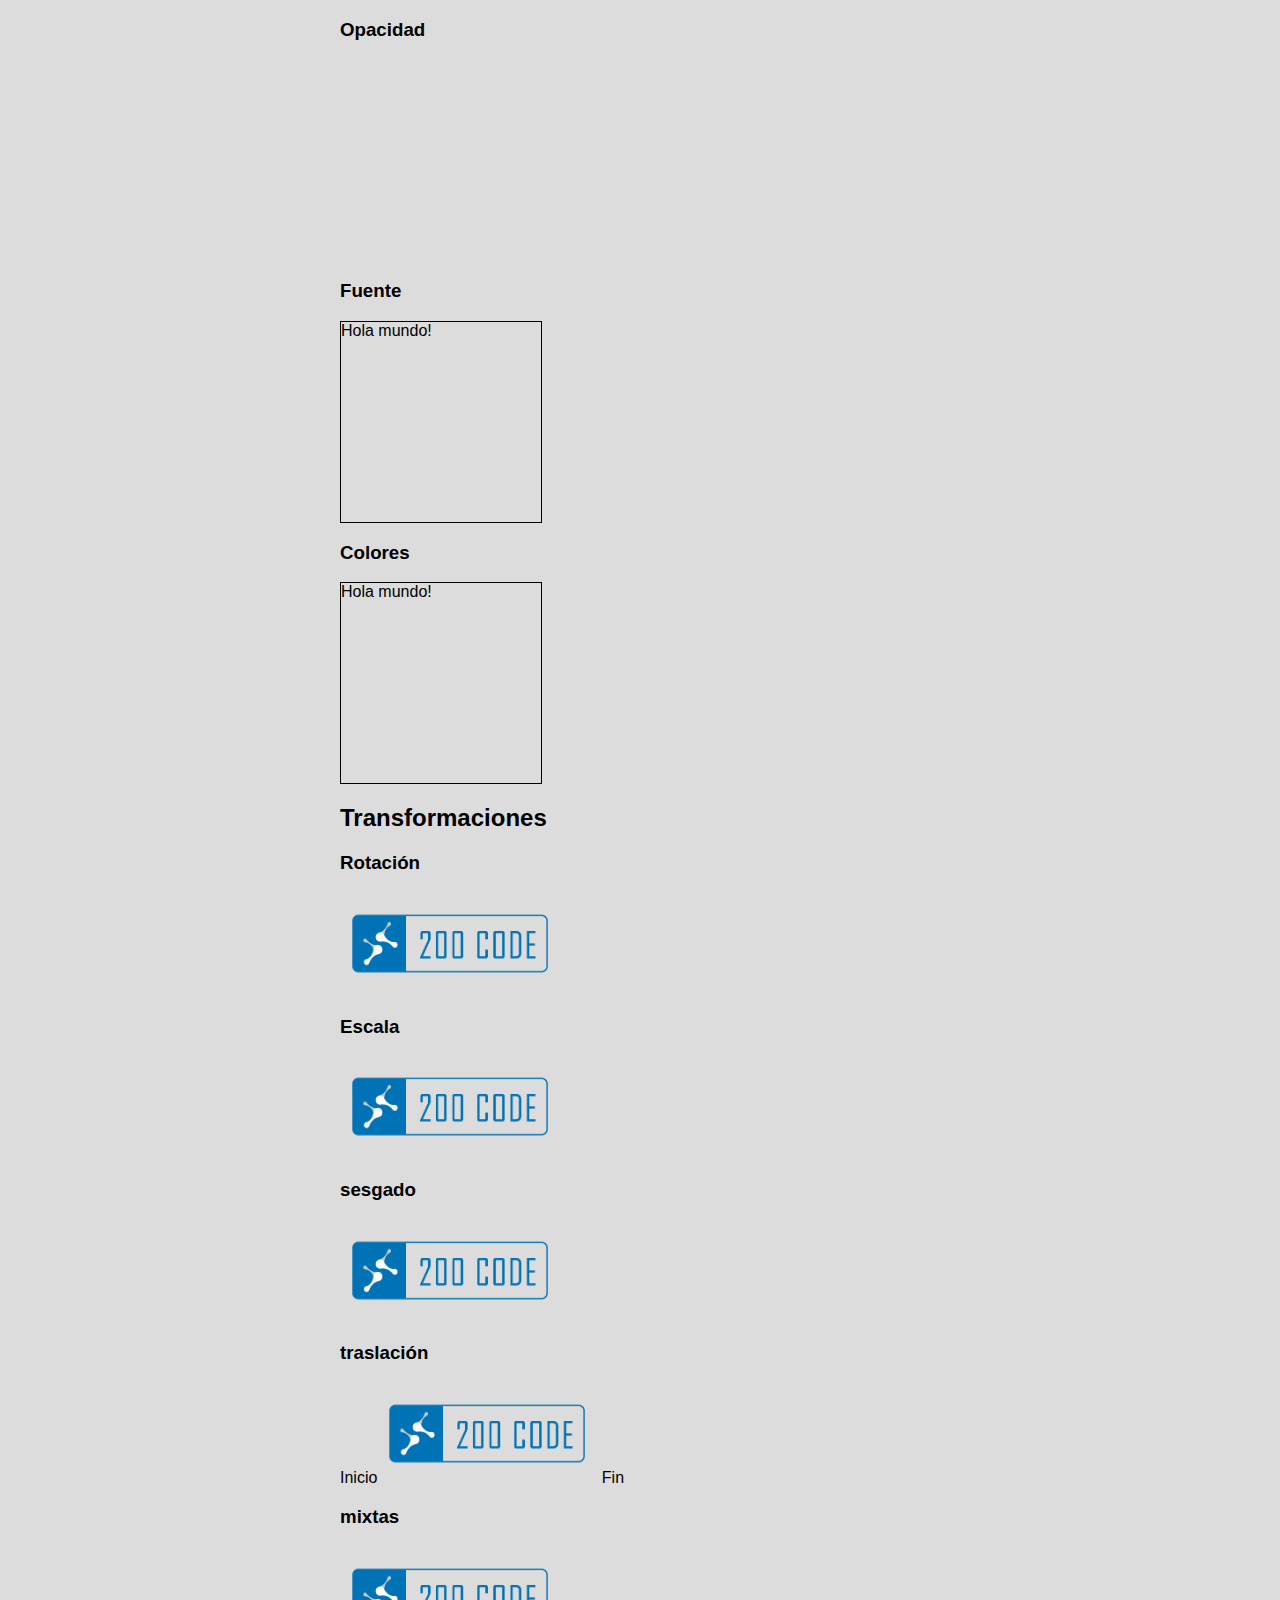
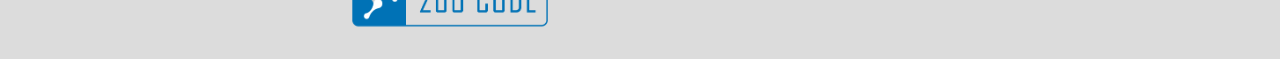
<file: index.html>
<!DOCTYPE html>
<html lang="en">
<head>
  <meta charset="UTF-8">
  <title>Transiciones</title>
  <link rel="stylesheet" href="css/transitions.css"/>
</head>
<body>
  <div class="contenedor">
    <h3>Opacidad</h3>
    <div class="transicion caja opacity">Hola mundo!</div>

    <h3>Fuente</h3>
    <div class="transicion caja fuente">Hola mundo!</div>

    <h3>Colores</h3>
    <div class="transicion caja colores">Hola mundo!</div>

    <h2>Transformaciones</h2>

    <h3>Rotación</h3>
    <img class="transicion rotacion" src="images/logo-200-code.png" width="220" height="100"/>

    <h3>Escala</h3>
    <img class="transicion escala" src="images/logo-200-code.png" width="220" height="100"/>

    <h3>sesgado</h3>
    <img class="transicion sesgado" src="images/logo-200-code.png" width="220" height="100"/>
    <h3>traslación</h3>

    <span>Inicio</span><img class="transicion traslacion" src="images/logo-200-code.png" width="220" height="100"/> <span>Fin</span>
    <h3>mixtas</h3>
    <img class="transicion mixtas" src="images/logo-200-code.png" width="220" height="100"/>
  </div>
</body>
</html>
</file>
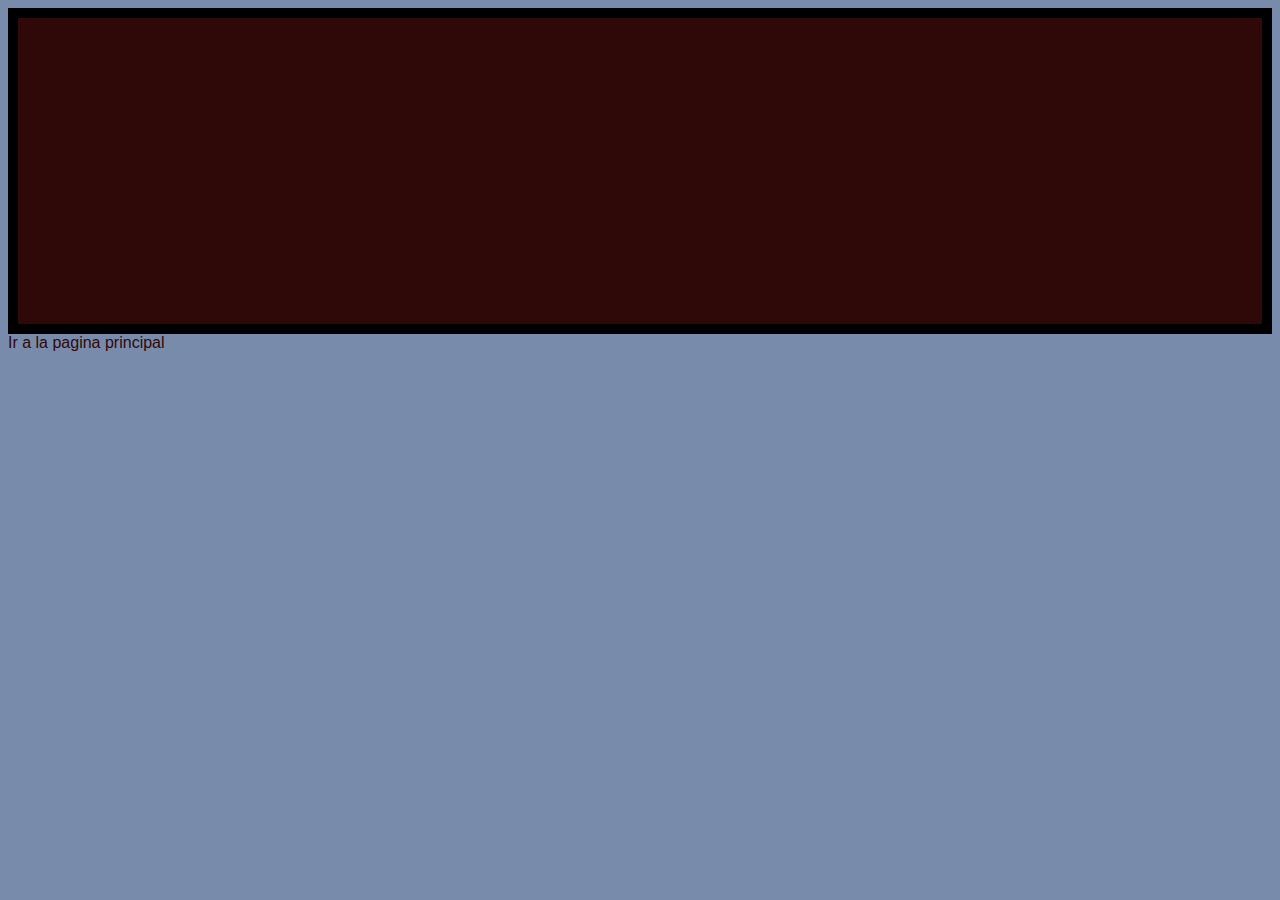
<file: animaciones-avanzadas.html>
<html lang="en">

<head>
    <meta charset="UTF-8">
    <title>Hover</title>
    <link rel="stylesheet" href="css/hover.css" charset="utf-8">
</head>

<body>
    <div class="post">
        <img src="images/logo-200-code.png" alt="Logo de 200 Code" />
        <p>Este es un ejemplo de una transición compleja que afecta a todos los hijos del contenedor principal.</p>
    </div>
    <a href="index.html">Ir a la pagina principal</a>
</body>

</html>
</file>
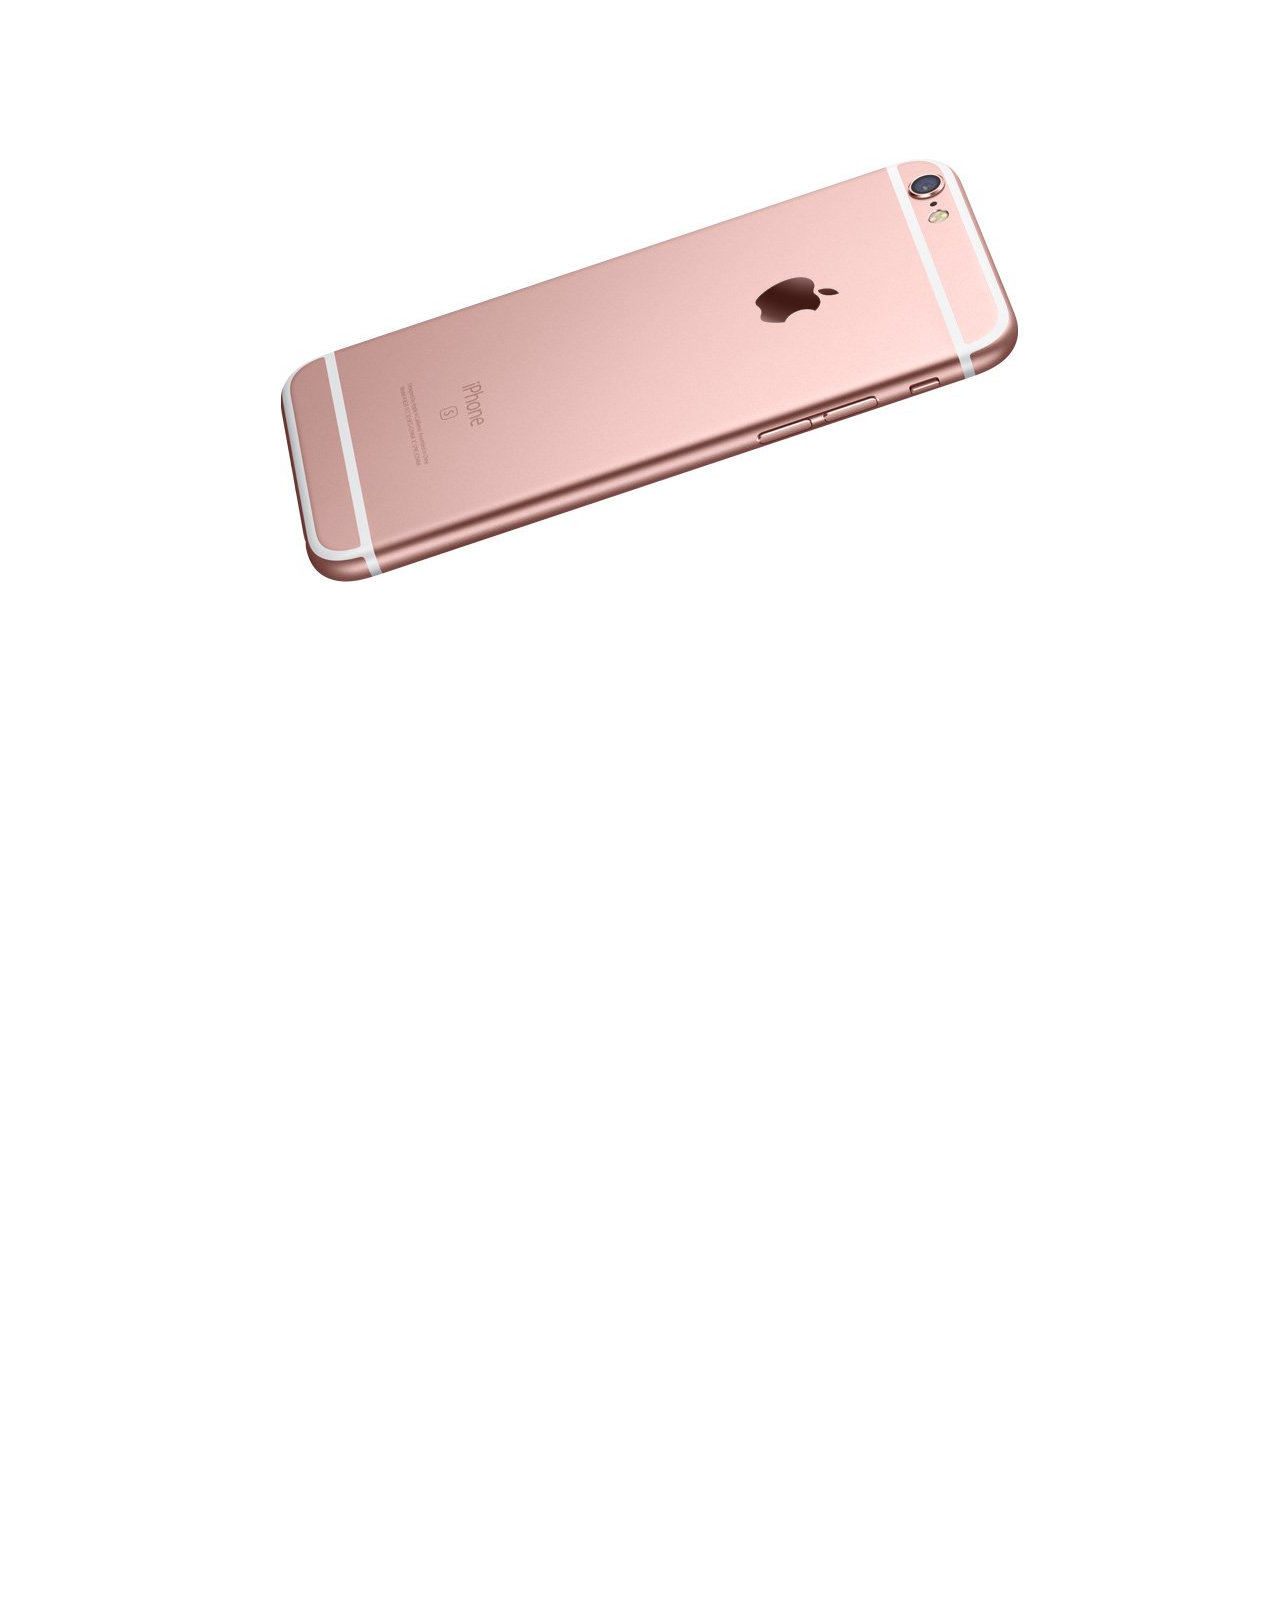
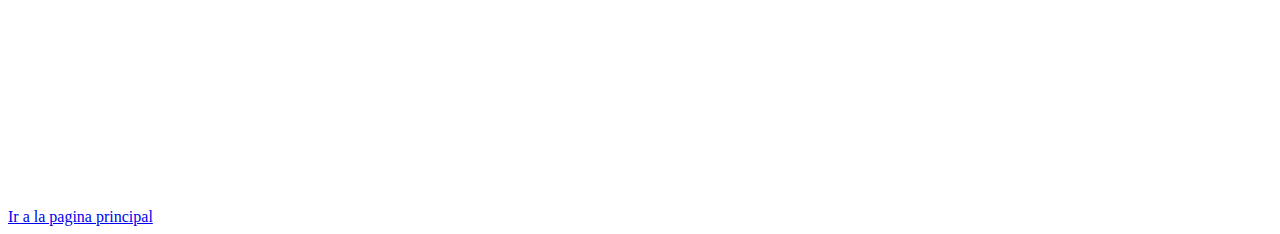
<file: parallax.html>
<!DOCTYPE html>
<html lang="en">

<head>
    <meta charset="UTF-8">
    <meta name="viewport" content="width=device-width, initial-scale=1.0">
    <meta http-equiv="X-UA-Compatible" content="ie=edge">
    <title>Especial 1 - Parallax</title>
    <style>
        .container {
            height: 200vh;
            width: 800px;
            margin: 0 auto;
            text-align: center;
        }

        .iphone {
            display: inline-block;
            margin-top: 150px;
            position: relative;
            transition: .1s;
        }

        .shape {
            background-image: url(images/shape.jpg);
            width: 128px;
            height: 128px;
            position: absolute;
            top: 75px;
            right: 161px;
            background-position: -54px;
            -webkit-mask-image: url(images/apple-mask.png);
            mask-image: url(images/apple-mask.png);
        }
    </style>
</head>

<body>
    <section class="container">
        <figure class="iphone" id="iphone">
            <img src="images/iphone.jpg" alt="">
            <div class="shape" id="mask"></div>
        </figure>
    </section>
    <a href="index.html">Ir a la pagina principal</a>
    <script>
        const $iphone = document.getElementById('iphone');
        const $mask = document.getElementById('mask');
        window.addEventListener('scroll', function (e) {
            console.log(window.scrollY);
            // $iphone.style.marginTop = window.scrollY + 'px';
            var position = 54 + window.scrollY;
            $mask.style.backgroundPosition = '-' + position + 'px';
            $iphone.style.transform = 'rotate(-' + position * 0.02 + 'deg)';
        });
    </script>
</body>

</html>
</file>
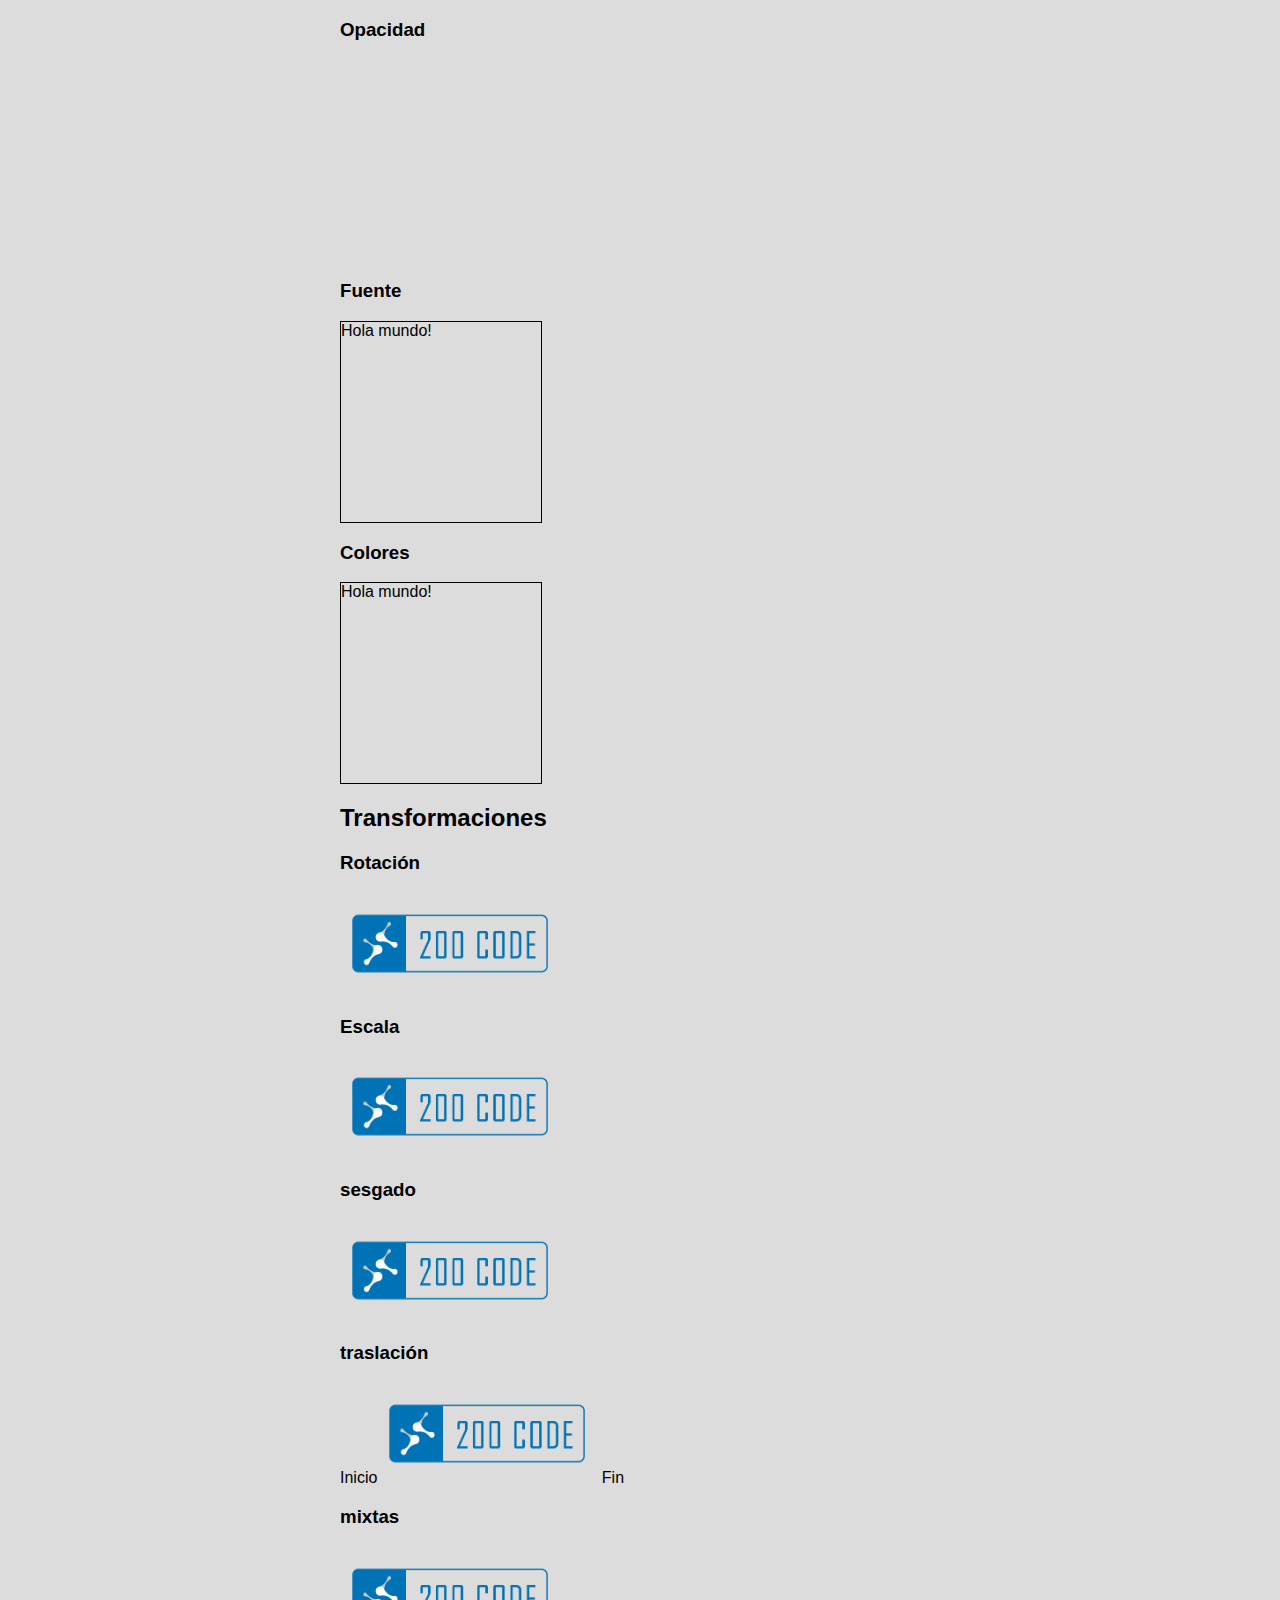
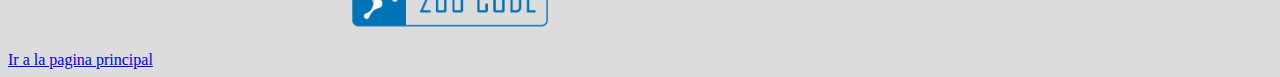
<file: transiciones-transformaciones.html>
<!DOCTYPE html>
<html lang="en">
<head>
  <meta charset="UTF-8">
  <title>Transiciones</title>
  <link rel="stylesheet" href="css/transitions.css"/>
</head>
<body>
  <div class="contenedor">
    <h3>Opacidad</h3>
    <div class="transicion caja opacity">Hola mundo!</div>

    <h3>Fuente</h3>
    <div class="transicion caja fuente">Hola mundo!</div>

    <h3>Colores</h3>
    <div class="transicion caja colores">Hola mundo!</div>

    <h2>Transformaciones</h2>

    <h3>Rotación</h3>
    <img class="transicion rotacion" src="images/logo-200-code.png" width="220" height="100"/>

    <h3>Escala</h3>
    <img class="transicion escala" src="images/logo-200-code.png" width="220" height="100"/>

    <h3>sesgado</h3>
    <img class="transicion sesgado" src="images/logo-200-code.png" width="220" height="100"/>
    <h3>traslación</h3>

    <span>Inicio</span><img class="transicion traslacion" src="images/logo-200-code.png" width="220" height="100"/> <span>Fin</span>
    <h3>mixtas</h3>
    <img class="transicion mixtas" src="images/logo-200-code.png" width="220" height="100"/>
  </div>
  <a href="index.html">Ir a la pagina principal</a>
</body>
</html>
</file>
<file: css/transitions.css>
/*background-color
background-position
background-size
border-color
border-width
color
border-radius
font-size
font-weight
height width
left right bottom top
padding
opacity
*/
body {
    background: #DCDCDC;
  }
  .contenedor {
    margin: 0 auto;
    width: 600px;
    font-family: sans-serif;
  }
  
  .transicion {
    transition: .3s;
    /*transition: .3s opacity ease;*/
  /*  transition-duration: .3s;
    transition-property: opacity;
    transition-timing-function: ease;*/
  }
  
  .caja {
    width: 200px;
    height: 200px;
    border: 1px solid #000000;
  }
  
  .opacity {
    opacity: 0;
  }
  
  .opacity:hover {
    opacity: 1;
  }
  
  .fuente:hover {
    font-size: 20px;
    font-weight: 600;
  }
  
  .colores:hover {
    color: #2F0808;
    background: #798BAB;
  }
  
  .rotacion:hover {
    transform: rotate(360deg);
  }
  
  .escala:hover {
    transform: scale(2);
  }
  
  .sesgado:hover {
    transform: skew(45deg);
  }
  body {
    perspective: 1000px;
  }
  .traslacion:hover {
    transform: translateZ(50px);
  }
  
  .mixtas:hover {
    transform: rotate(45deg) scale(2) skew(45deg) translateX(50px);
  }
</file>
<file: css/hover.css>
body{
    background: #798BAB;
    font-family: sans-serif;
  }
  a{
    color: #2F0808;
    text-decoration: none;
  }
  
  .post{
    border: 10px solid black;
    background: #2F0808;
    padding: 20px;
    text-align: center;
    overflow: hidden;
  }
  
  .post:hover{
    background: white;
  }
  
  img, p{
    transition: .3s;
  }
  
  .post img{
    transform: translateY(-200px);
  }
  
  .post:hover img{
    transform: scale(1.5);
  }
  
  .post p{
    transform: translateY(100px);
  }
  
  .post:hover p {
    transform: translateY(0);
  }
</file>
